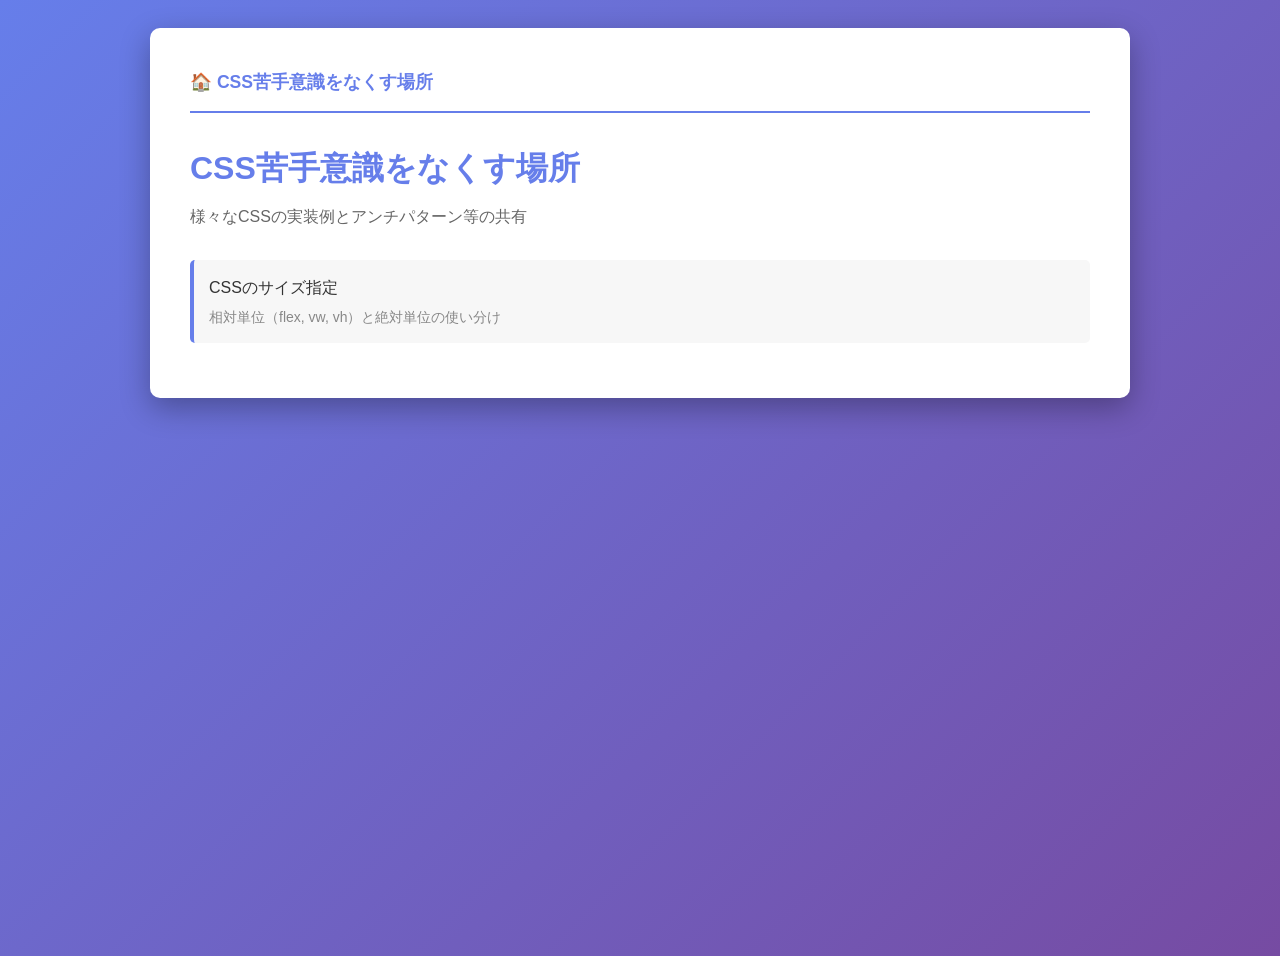
<file: index.html>
<!DOCTYPE html>
<html lang="ja">

<head>
    <meta charset="UTF-8">
    <meta name="viewport" content="width=device-width, initial-scale=1.0">
    <title>CSS苦手意識をなくす場所</title>
    <link rel="stylesheet" href="./base.css">
</head>

<body class="skin-page-gradient">
    <div class="o-container skin-card">
        <header class="o-header">
            <nav class="o-header__nav">
                <a href="./index.html" class="o-header__home">🏠 CSS苦手意識をなくす場所</a>
            </nav>
        </header>
        <h1 class="o-heading-primary skin-primary-text">CSS苦手意識をなくす場所</h1>
        <p class="o-subtitle skin-muted-text">様々なCSSの実装例とアンチパターン等の共有</p>

        <ul class="o-list-reset">
            <li class="skin-toc-item">
                <a class="skin-link-primary" href="example/flex/index.html">CSSのサイズ指定</a>
                <p class="skin-note">相対単位（flex, vw, vh）と絶対単位の使い分け</p>
            </li>
        </ul>
    </div>
</body>

</html>
</file>
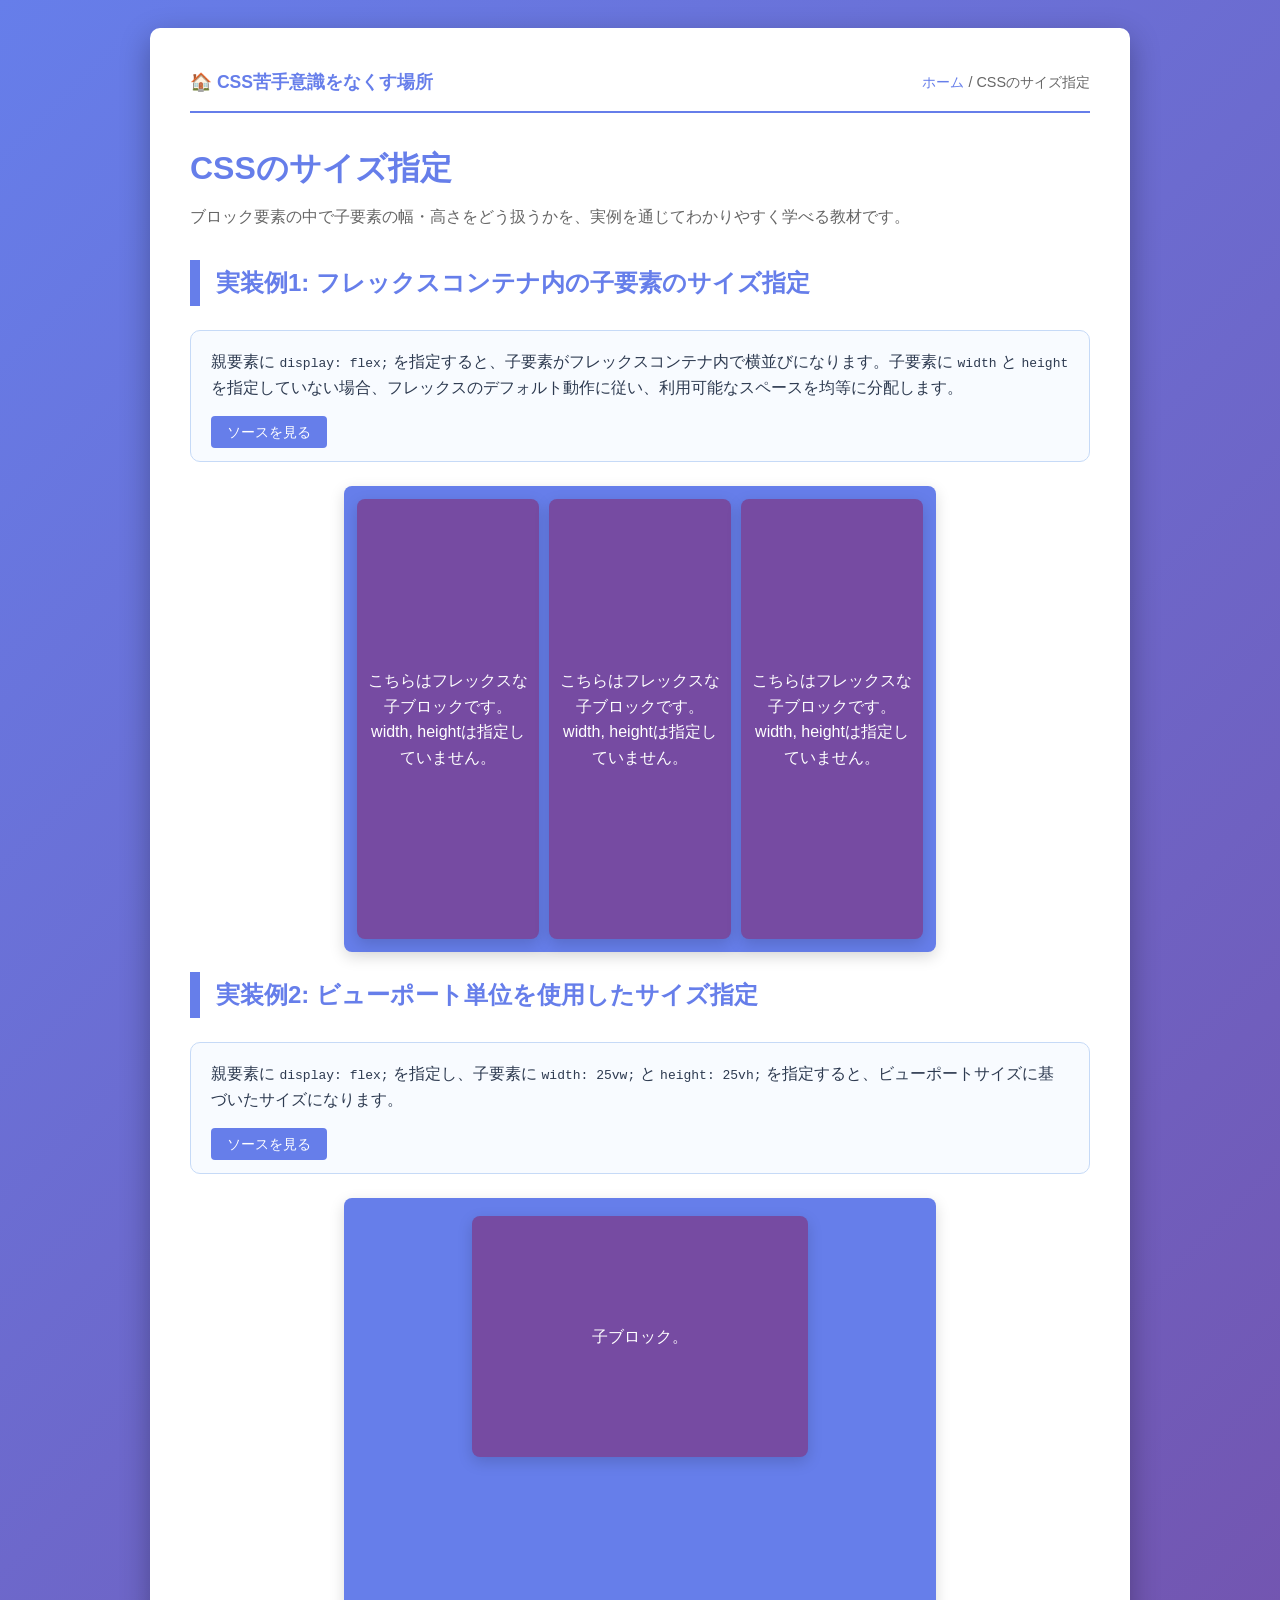
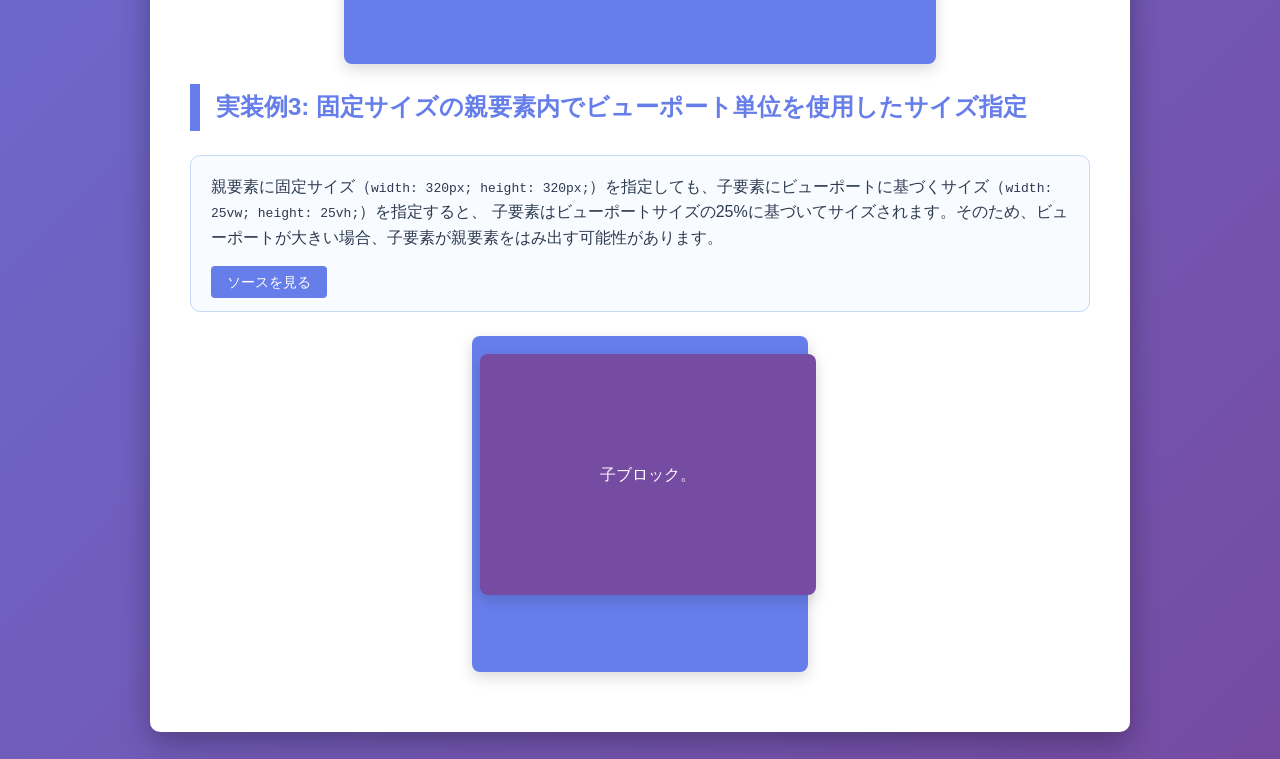
<file: example/flex/index.html>
<html>

<head>
    <meta charset="UTF-8">
    <meta name="viewport" content="width=device-width, initial-scale=1.0">
    <link href="../../base.css" type="text/css" rel="stylesheet" />
    <link href="./index.css" type="text/css" rel="stylesheet" />
    <script src="../../codeloader.js"></script>
    <title>CSS苦手意識をなくす場所 - CSSのサイズ指定</title>
</head>

<body class="skin-page-gradient">
    <div class="o-container skin-card">
        <header class="o-header">
            <nav class="o-header__nav">
                <a href="../../index.html" class="o-header__home">🏠 CSS苦手意識をなくす場所</a>
                <div class="o-header__breadcrumb">
                    <a href="../../index.html">ホーム</a>
                    <span> / </span>
                    <span>CSSのサイズ指定</span>
                </div>
            </nav>
        </header>
        <h1 class="o-heading-primary skin-primary-text">CSSのサイズ指定</h1>
        <p class="o-subtitle skin-muted-text">ブロック要素の中で子要素の幅・高さをどう扱うかを、実例を通じてわかりやすく学べる教材です。</p>

        <!-- 実装例1 -->
        <h2 class="o-heading-secondary skin-primary-text">実装例1: フレックスコンテナ内の子要素のサイズ指定</h2>
        <div class="o-example-parent skin-example-parent">
            <div class="o-example-parent__body">
                親要素に <code>display: flex;</code> を指定すると、子要素がフレックスコンテナ内で横並びになります。子要素に <code>width</code> と
                <code>height</code> を指定していない場合、フレックスのデフォルト動作に従い、利用可能なスペースを均等に分配します。
            </div>
            <div class="accordion-toggle-container">
                <input type="checkbox" id="toggle-code" class="accordion-toggle-input">
                <label for="toggle-code" class="accordion-toggle">ソースを見る</label>
                <pre class="o-example-parent__code skin-example-parent__code accordion-content"
                    data-code-src="flex_ex_1.txt"></pre>
            </div>
        </div>

        <!-- div内部の子divをwidth, heightを指定せずフレックスに表示する場合 -->
        <div class="parent theme-primary theme-hover-lift o-box">
            <div class="flex-child theme-secondary theme-text-white o-box">
                <p>こちらはフレックスな子ブロックです。width, heightは指定していません。</p>
            </div>
            <div class="flex-child theme-secondary theme-text-white o-box">
                <p>こちらはフレックスな子ブロックです。width, heightは指定していません。</p>
            </div>
            <div class="flex-child theme-secondary theme-text-white o-box">
                <p>こちらはフレックスな子ブロックです。width, heightは指定していません。</p>
            </div>
        </div>

        <!-- 実装例2 -->
        <h2 class="o-heading-secondary skin-primary-text">実装例2: ビューポート単位を使用したサイズ指定</h2>
        <div class="o-example-parent skin-example-parent">
            <div class="o-example-parent__body">
                親要素に <code>display: flex;</code> を指定し、子要素に <code>width: 25vw;</code> と <code>height: 25vh;</code>
                を指定すると、ビューポートサイズに基づいたサイズになります。
            </div>
            <div class="accordion-toggle-container">
                <input type="checkbox" id="toggle-code2" class="accordion-toggle-input">
                <label for="toggle-code2" class="accordion-toggle">ソースを見る</label>
                <pre class="o-example-parent__code skin-example-parent__code accordion-content"
                    data-code-src="flex_ex_2.txt"></pre>
            </div>
        </div>

        <!-- div内部の子divをvw, vhでサイズを指定する場合 -->
        <div class="parent theme-primary theme-hover-lift o-box">
            <div class="child theme-secondary theme-text-white o-box">
                子ブロック。
            </div>
        </div>

        <!-- 実装例3 -->
        <h2 class="o-heading-secondary skin-primary-text">実装例3: 固定サイズの親要素内でビューポート単位を使用したサイズ指定</h2>
        <div class="o-example-parent skin-example-parent">
            <div class="o-example-parent__body">
                親要素に固定サイズ（<code>width: 320px; height: 320px;</code>）を指定しても、子要素にビューポートに基づくサイズ（<code>width: 25vw; height: 25vh;</code>）を指定すると、
                子要素はビューポートサイズの25%に基づいてサイズされます。そのため、ビューポートが大きい場合、子要素が親要素をはみ出す可能性があります。
            </div>
            <div class="accordion-toggle-container">
                <input type="checkbox" id="toggle-code3" class="accordion-toggle-input">
                <label for="toggle-code3" class="accordion-toggle">ソースを見る</label>
                <pre class="o-example-parent__code skin-example-parent__code accordion-content"
                    data-code-src="flex_ex_3.txt"></pre>
            </div>
        </div>

        <!-- width, heightが数値で指定されたdivに子divを実装し、vw, vhでサイズを指定する場合 -->
        <div class="static-parent theme-primary theme-hover-lift o-box">
            <div class="child theme-secondary theme-text-white o-box">
                子ブロック。
            </div>
        </div>
    </div>
</body>

</html>
</file>
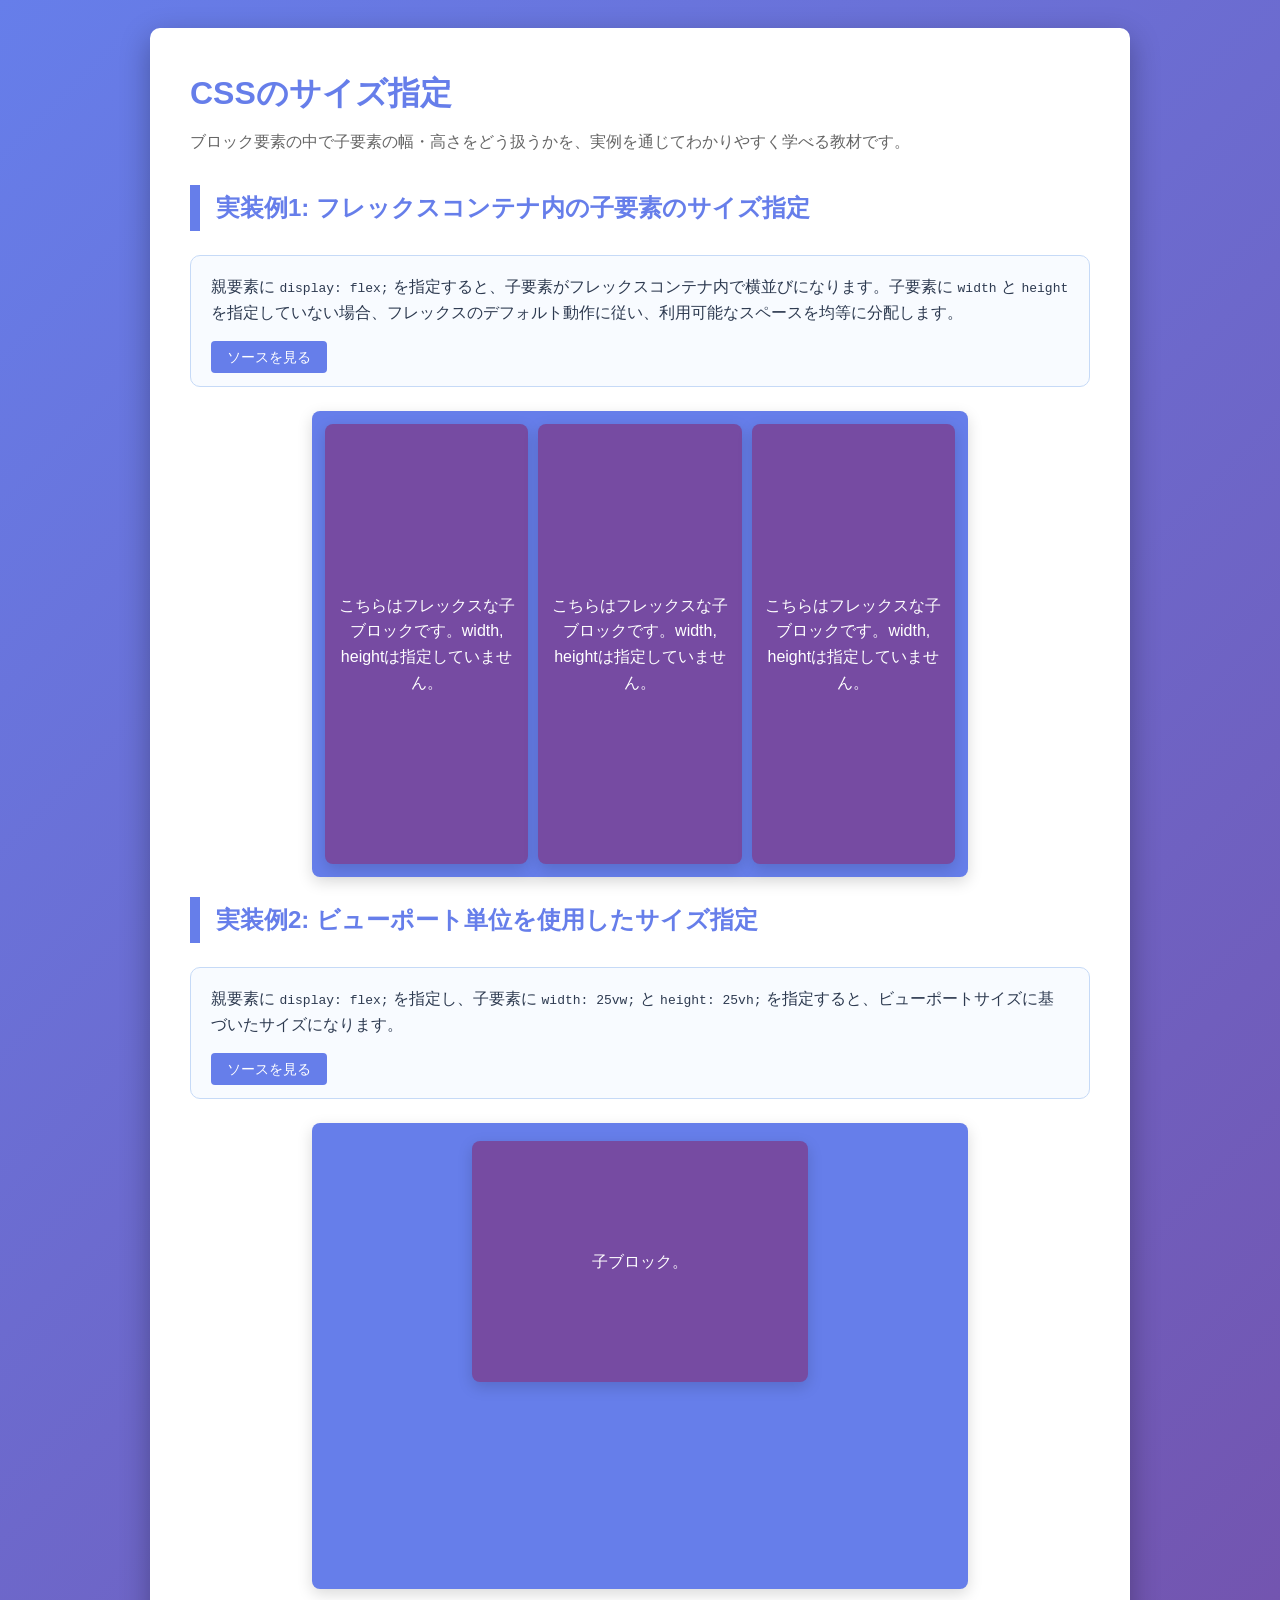
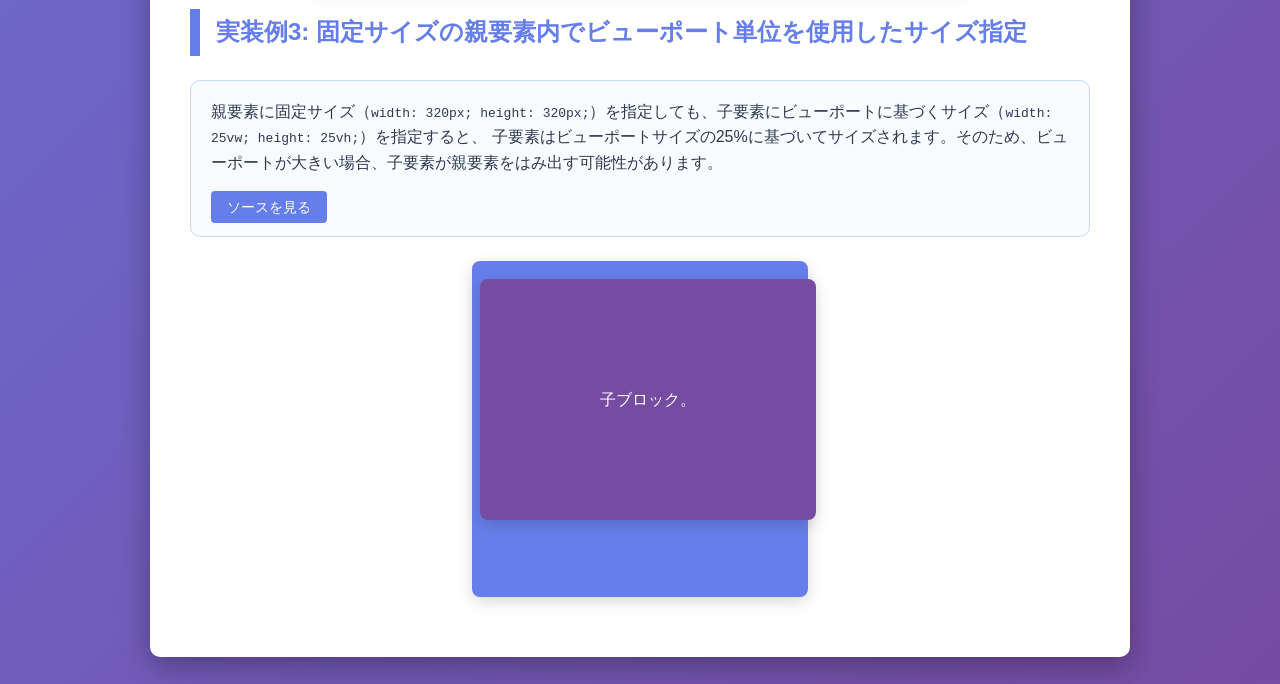
<file: example/flexlayout/index.html>
<html>

<head>
    <meta charset="UTF-8">
    <meta name="viewport" content="width=device-width, initial-scale=1.0">
    <link href="../../base.css" type="text/css" rel="stylesheet" />
    <link href="./index.css" type="text/css" rel="stylesheet" />
    <script src="../../codeloader.js"></script>
    <title>CSS苦手意識をなくす場所 - CSSのサイズ指定</title>
</head>

<body class="skin-page-gradient">
    <div class="o-container skin-card">
        <h1 class="o-heading-primary skin-primary-text">CSSのサイズ指定</h1>
        <p class="o-subtitle skin-muted-text">ブロック要素の中で子要素の幅・高さをどう扱うかを、実例を通じてわかりやすく学べる教材です。</p>

        <!-- 実装例1 -->
        <h2 class="o-heading-secondary skin-primary-text">実装例1: フレックスコンテナ内の子要素のサイズ指定</h2>
        <div class="o-example-parent skin-example-parent">
            <div class="o-example-parent__body">
                親要素に <code>display: flex;</code> を指定すると、子要素がフレックスコンテナ内で横並びになります。子要素に <code>width</code> と
                <code>height</code> を指定していない場合、フレックスのデフォルト動作に従い、利用可能なスペースを均等に分配します。
            </div>
            <div class="accordion-toggle-container">
                <input type="checkbox" id="toggle-code" class="accordion-toggle-input">
                <label for="toggle-code" class="accordion-toggle">ソースを見る</label>
                <pre class="o-example-parent__code skin-example-parent__code accordion-content"
                    data-code-src="flex_ex_1.txt"></pre>
            </div>
        </div>

        <!-- div内部の子divをwidth, heightを指定せずフレックスに表示する場合 -->
        <div class="parent theme-primary theme-hover-lift o-box">
            <div class="flex-child theme-secondary theme-text-white o-box">
                <p>こちらはフレックスな子ブロックです。width, heightは指定していません。</p>
            </div>
            <div class="flex-child theme-secondary theme-text-white o-box">
                <p>こちらはフレックスな子ブロックです。width, heightは指定していません。</p>
            </div>
            <div class="flex-child theme-secondary theme-text-white o-box">
                <p>こちらはフレックスな子ブロックです。width, heightは指定していません。</p>
            </div>
        </div>

        <!-- 実装例2 -->
        <h2 class="o-heading-secondary skin-primary-text">実装例2: ビューポート単位を使用したサイズ指定</h2>
        <div class="o-example-parent skin-example-parent">
            <div class="o-example-parent__body">
                親要素に <code>display: flex;</code> を指定し、子要素に <code>width: 25vw;</code> と <code>height: 25vh;</code>
                を指定すると、ビューポートサイズに基づいたサイズになります。
            </div>
            <div class="accordion-toggle-container">
                <input type="checkbox" id="toggle-code2" class="accordion-toggle-input">
                <label for="toggle-code2" class="accordion-toggle">ソースを見る</label>
                <pre class="o-example-parent__code skin-example-parent__code accordion-content"
                    data-code-src="flex_ex_2.txt"></pre>
            </div>
        </div>

        <!-- div内部の子divをvw, vhでサイズを指定する場合 -->
        <div class="parent theme-primary theme-hover-lift o-box">
            <div class="child theme-secondary theme-text-white o-box">
                子ブロック。
            </div>
        </div>

        <!-- 実装例3 -->
        <h2 class="o-heading-secondary skin-primary-text">実装例3: 固定サイズの親要素内でビューポート単位を使用したサイズ指定</h2>
        <div class="o-example-parent skin-example-parent">
            <div class="o-example-parent__body">
                親要素に固定サイズ（<code>width: 320px; height: 320px;</code>）を指定しても、子要素にビューポートに基づくサイズ（<code>width: 25vw; height: 25vh;</code>）を指定すると、
                子要素はビューポートサイズの25%に基づいてサイズされます。そのため、ビューポートが大きい場合、子要素が親要素をはみ出す可能性があります。
            </div>
            <div class="accordion-toggle-container">
                <input type="checkbox" id="toggle-code3" class="accordion-toggle-input">
                <label for="toggle-code3" class="accordion-toggle">ソースを見る</label>
                <pre class="o-example-parent__code skin-example-parent__code accordion-content"
                    data-code-src="flex_ex_3.txt"></pre>
            </div>
        </div>

        <!-- width, heightが数値で指定されたdivに子divを実装し、vw, vhでサイズを指定する場合 -->
        <div class="static-parent theme-primary theme-hover-lift o-box">
            <div class="child theme-secondary theme-text-white o-box">
                子ブロック。
            </div>
        </div>
    </div>
</body>

</html>
</file>
<file: base.css>
/* 構造 */

/* リセット */
h1,
h2,
p,
ul,
li {
    margin: 0;
    padding: 0;
    box-sizing: border-box;
}

/* 基本の文字装飾と、ページテーマ */
body {
    font-family: 'Segoe UI', Tahoma, Geneva, Verdana, sans-serif;
    line-height: 1.6;
    color: #333;
    min-height: 100vh;
    background: #f3f4f6;
    /* ベースは淡いグレー */
    padding: 20px;
}

/* コンテナの基本レイアウト（構造）
   - 再利用可能な枠組みを提供
   - max-width/margin/padding はレイアウト構造に関わる */
.o-container {
    max-width: 900px;
    margin: 0 auto;
    padding: 40px;
}

/* 見出しのレイアウト（構造）
   - h1 や副題を中央寄せに配置するためのスタイル */
.o-heading-primary {
    text-align: left;
    margin-bottom: 10px;
    font-size: 2rem;
}

.o-heading-secondary {
    text-align: left;
    margin-bottom: 20px;
    font-size: 1.5rem;
    border-left: #667eea 10px solid;
    padding: 0.25rem 0 0.25rem 1rem;
}

.o-subtitle {
    text-align: left;
    margin-bottom: 30px;
    font-size: 1rem;
}

/* リスト表示をリセットするスタイル（構造）
   - list-style, padding を解除し、任意デザインを適用しやすくする */
.o-list-reset {
    list-style: none;
    padding-left: 0;
}

.o-block {
    display: block;
}

/* 実装例提示ブロック（構造）
   - o-example-parent が外枠のレイアウトを担当
   - o-example-parent__body/ o-example-parent__code が内部構造のレイアウトを担当 */
.o-example-parent {
    display: block;
    padding: 18px 20px;
    margin: 24px 0;
    border-radius: 10px;
}

.o-example-parent__title {
    margin-bottom: 10px;
    font-weight: 700;
    color: #334f8d;
}

.o-example-parent__body {
    color: #2d3a50;
    line-height: 1.6;
    margin-bottom: 20px;
}

.o-example-parent__code {
    margin-top: 12px;
    font-family: 'Courier New', monospace;
    border-radius: 6px;
    padding: 12px;
    white-space: pre-wrap;
    word-break: break-word;
}

/* 色・ビジュアル（見た目） */
.skin-example-parent {
    border: 1px solid #c6daf7;
    background: #f8fbff;
}

.skin-example-parent__code {
    background: #ffffff;
    border: 1px solid #dce7f9;
}

.skin-page-gradient {
    background: linear-gradient(135deg, #667eea 0%, #764ba2 100%);
}

.skin-card {
    background: white;
    border-radius: 10px;
    box-shadow: 0 10px 30px rgba(0, 0, 0, 0.3);
}

.skin-primary-text {
    color: #667eea;
}

.skin-muted-text {
    color: #666;
}

.skin-toc-item {
    margin: 15px 0;
    padding: 15px;
    border-left: 4px solid #667eea;
    background: #f7f7f7;
    border-radius: 5px;
    transition: all 0.3s ease;
}

.skin-toc-item:hover {
    background: #e8e8f7;
    transform: translateX(10px);
    border-left-color: #764ba2;
}

.skin-link-primary,
.skin-link-primary:visited {
    text-decoration: none;
    color: #333;
    font-weight: 500;
    display: block;
}

.skin-link-primary:hover {
    color: #667eea;
}

.skin-note {
    font-size: 14px;
    color: #888;
    margin-top: 5px;
}

.skin-footer {
    text-align: center;
    margin-top: 40px;
    padding-top: 20px;
    border-top: 1px solid #ddd;
    color: #666;
    font-size: 14px;
}

/* アコーディオンスタイル */
.accordion-toggle-input {
    display: none;
}

.accordion-toggle {
    margin-top: 12px;
    padding: 8px 16px;
    background-color: #667eea;
    color: white;
    border: none;
    border-radius: 4px;
    cursor: pointer;
    font-size: 14px;
}

.accordion-toggle:hover {
    background-color: #5a67d8;
}

.accordion-content {
    display: none;
}

.accordion-toggle-input:checked~.accordion-content {
    display: block;
}

/* ヘッダースタイル */
.o-header {
    margin-bottom: 30px;
    border-bottom: 2px solid #667eea;
    padding-bottom: 15px;
}

.o-header__nav {
    display: flex;
    align-items: center;
    justify-content: space-between;
    flex-wrap: wrap;
    gap: 15px;
}

.o-header__home {
    font-weight: bold;
    font-size: 1.1rem;
    color: #667eea;
    text-decoration: none;
    cursor: pointer;
    transition: color 0.3s ease;
}

.o-header__home:hover {
    color: #764ba2;
}

.o-header__breadcrumb {
    font-size: 0.9rem;
    color: #666;
}

.o-header__breadcrumb a {
    color: #667eea;
    text-decoration: none;
    transition: color 0.3s ease;
}

.o-header__breadcrumb a:hover {
    color: #764ba2;
    text-decoration: underline;
}

.o-header__back-link {
    display: inline-block;
    padding: 8px 16px;
    background-color: #667eea;
    color: white;
    text-decoration: none;
    border-radius: 5px;
    font-size: 0.9rem;
    transition: background-color 0.3s ease;
    cursor: pointer;
}

.o-header__back-link:hover {
    background-color: #764ba2;
}
</file>
<file: example/flex/index.css>
/* 構造（Object） */
.o-box {
    border-radius: 0.5rem;
    box-shadow: 0 5px 15px rgba(0, 0, 0, 0.15);
}

.o-card {
    background: #ffffff;
    border-radius: 1rem;
    box-shadow: 0 10px 30px rgba(0, 0, 0, 0.2);
    padding: 40px;
    max-width: 1000px;
    margin: 0 auto;
}

.o-flex-parent {
    display: flex;
    align-items: stretch;
    justify-content: space-between;
}

.o-inner-center {
    display: flex;
    align-items: center;
    justify-content: center;
}

.o-block-center {
    margin: 0 auto;
}

/* 具体的オブジェクトクラス */
.parent {
    margin: 20px auto;
    display: flex;
    width: 45vw;
    height: 50vh;
    padding: 0.5rem;
}

.static-parent {
    margin: 20px auto;
    width: 320px;
    height: 320px;
    padding: 0.5rem;
}

.child {
    margin: 10px auto;
    width: 25vw;
    height: 25vh;
    padding: 0.5rem;
    display: flex;
    align-items: center;
    justify-content: center;
}

.flex-child {
    margin: 5px;
    padding: 0.5rem;
    display: flex;
    align-items: center;
    justify-content: center;
    flex: 1;
}

.flex-child p {
    text-align: center;
}

/* 見た目（Skin） */
.theme-primary {
    background-color: #667eea;
}

.theme-secondary {
    background-color: #764ba2;
}

.theme-text-white {
    color: white;
}

.theme-hover-lift {
    transition: transform 0.3s ease;
}

.theme-hover-lift:hover {
    transform: translateY(-5px);
}
</file>
<file: example/flexlayout/index.css>
/* 構造（Object） */
.o-box {
    border-radius: 0.5rem;
    box-shadow: 0 5px 15px rgba(0, 0, 0, 0.15);
}

.o-card {
    background: #ffffff;
    border-radius: 1rem;
    box-shadow: 0 10px 30px rgba(0, 0, 0, 0.2);
    padding: 40px;
    max-width: 1000px;
    margin: 0 auto;
}

.o-flex-parent {
    display: flex;
    align-items: stretch;
    justify-content: space-between;
}

.o-inner-center {
    display: flex;
    align-items: center;
    justify-content: center;
}

.o-block-center {
    margin: 0 auto;
}

/* 具体的オブジェクトクラス */
.parent {
    margin: 20px auto;
    display: flex;
    width: 50vw;
    height: 50vh;
    padding: 0.5rem;
}

.static-parent {
    margin: 20px auto;
    width: 320px;
    height: 320px;
    padding: 0.5rem;
}

.child {
    margin: 10px auto;
    width: 25vw;
    height: 25vh;
    padding: 0.5rem;
    display: flex;
    align-items: center;
    justify-content: center;
}

.flex-child {
    margin: 5px;
    padding: 0.5rem;
    display: flex;
    align-items: center;
    justify-content: center;
    flex: 1;
}

.flex-child p {
    text-align: center;
}

/* 見た目（Skin） */
.theme-primary {
    background-color: #667eea;
}

.theme-secondary {
    background-color: #764ba2;
}

.theme-text-white {
    color: white;
}

.theme-hover-lift {
    transition: transform 0.3s ease;
}

.theme-hover-lift:hover {
    transform: translateY(-5px);
}
</file>
